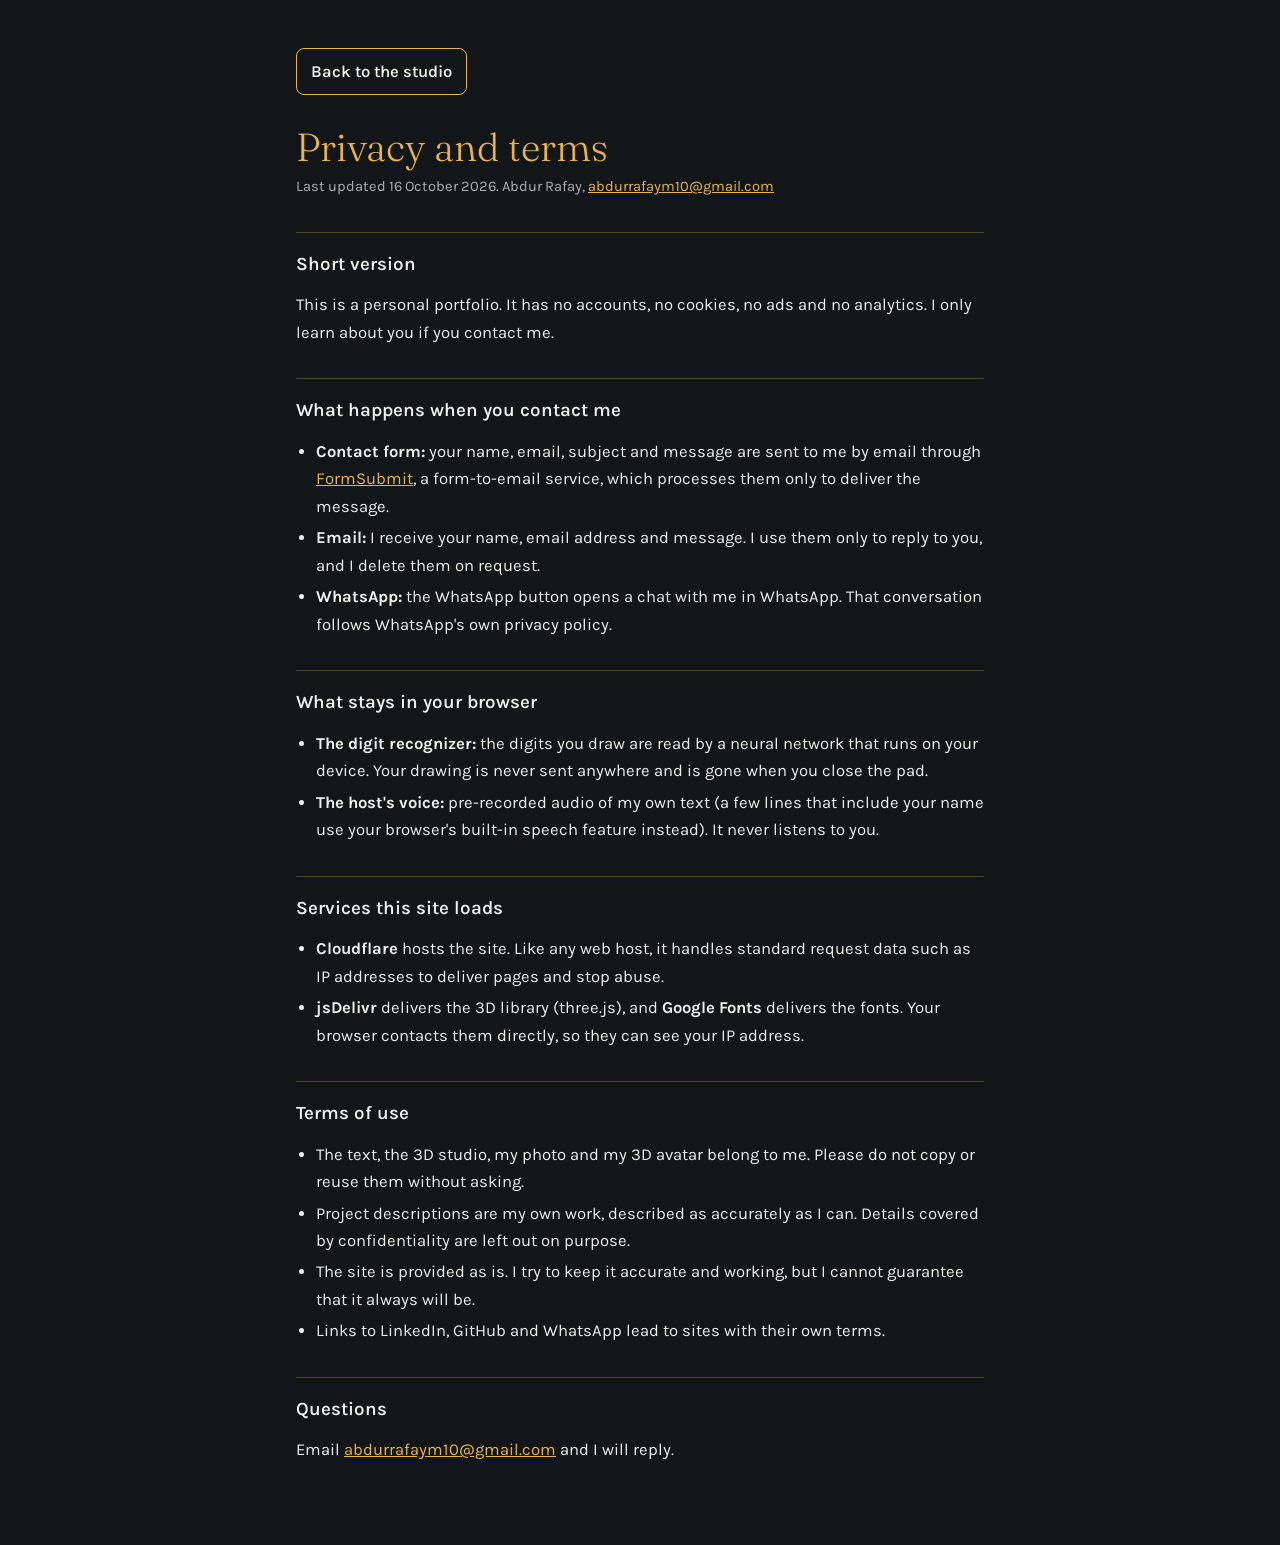
<file: privacy.html>
<!doctype html>
<html lang="en"><head><meta charset="utf-8"><meta name="viewport" content="width=device-width,initial-scale=1">
<title>Privacy and terms | Abdur Rafay</title>
<link rel="icon" href="./assets/favicon.svg" type="image/svg+xml">
<link href="https://fonts.googleapis.com/css2?family=Fraunces:opsz,wght@9..144,300;9..144,600&family=Karla:wght@400;600&display=swap" rel="stylesheet">
<style>
:root{--bg:#121619;--gold:#E8B44A;--text:#EEF0EC;--dim:#A7B2AE;--line:rgba(232,180,74,.3)}
*{box-sizing:border-box}html,body{margin:0;background:var(--bg);color:var(--text);font:400 1.02rem/1.65 Karla,sans-serif}
main{max-width:720px;margin:0 auto;padding:48px 16px 64px}
a{color:var(--gold)}a:focus-visible{outline:3px solid var(--gold);outline-offset:3px}
h1{font:300 2.4rem Fraunces,serif;color:var(--gold);margin:0 0 4px}h2{font:600 1.15rem Karla,sans-serif;margin:32px 0 8px;padding-top:20px;border-top:1px solid var(--line)}
.meta{color:var(--dim);font-size:.9rem;margin:0 0 24px}ul{padding-left:20px}li{margin:4px 0}
.back{display:inline-block;margin-bottom:28px;padding:9px 14px;border:1px solid var(--gold);border-radius:8px;color:var(--text);text-decoration:none;font-weight:600}
</style></head><body><main>
<a class="back" href="./">Back to the studio</a>
<h1>Privacy and terms</h1>
<p class="meta">Last updated 16 October 2026. Abdur Rafay, <a href="mailto:abdurrafaym10@gmail.com">abdurrafaym10@gmail.com</a></p>

<h2>Short version</h2>
<p>This is a personal portfolio. It has no accounts, no cookies, no ads and no analytics. I only learn about you if you contact me.</p>

<h2>What happens when you contact me</h2>
<ul>
<li><b>Contact form:</b> your name, email, subject and message are sent to me by email through <a href="https://formsubmit.co" rel="noopener">FormSubmit</a>, a form-to-email service, which processes them only to deliver the message.</li>
<li><b>Email:</b> I receive your name, email address and message. I use them only to reply to you, and I delete them on request.</li>
<li><b>WhatsApp:</b> the WhatsApp button opens a chat with me in WhatsApp. That conversation follows WhatsApp's own privacy policy.</li>
</ul>

<h2>What stays in your browser</h2>
<ul>
<li><b>The digit recognizer:</b> the digits you draw are read by a neural network that runs on your device. Your drawing is never sent anywhere and is gone when you close the pad.</li>
<li><b>The host's voice:</b> pre-recorded audio of my own text (a few lines that include your name use your browser's built-in speech feature instead). It never listens to you.</li>
</ul>

<h2>Services this site loads</h2>
<ul>
<li><b>Cloudflare</b> hosts the site. Like any web host, it handles standard request data such as IP addresses to deliver pages and stop abuse.</li>
<li><b>jsDelivr</b> delivers the 3D library (three.js), and <b>Google Fonts</b> delivers the fonts. Your browser contacts them directly, so they can see your IP address.</li>
</ul>

<h2>Terms of use</h2>
<ul>
<li>The text, the 3D studio, my photo and my 3D avatar belong to me. Please do not copy or reuse them without asking.</li>
<li>Project descriptions are my own work, described as accurately as I can. Details covered by confidentiality are left out on purpose.</li>
<li>The site is provided as is. I try to keep it accurate and working, but I cannot guarantee that it always will be.</li>
<li>Links to LinkedIn, GitHub and WhatsApp lead to sites with their own terms.</li>
</ul>

<h2>Questions</h2>
<p>Email <a href="mailto:abdurrafaym10@gmail.com">abdurrafaym10@gmail.com</a> and I will reply.</p>
</main></body></html>
</file>
